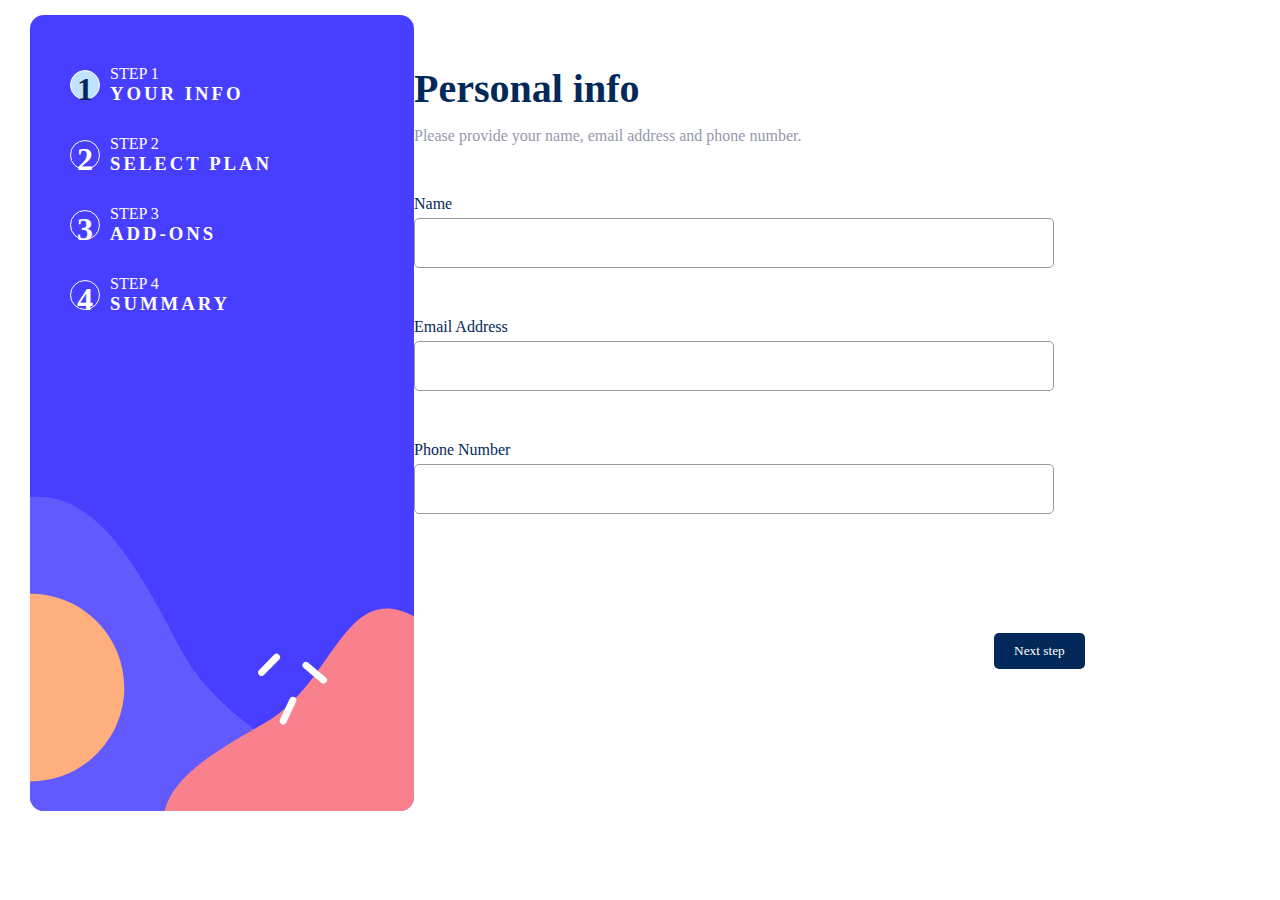
<file: index.html>
<!DOCTYPE html>
<html lang="en">
<head>
    <meta charset="UTF-8">
    <meta http-equiv="X-UA-Compatible" content="IE=edge">
    <meta name="viewport" content="width=device-width, initial-scale=1.0">
    <link rel="stylesheet" href="style.css">
    <script src="script.js" defer></script>
    <title>Document</title>
</head>
<body>
    <section class="sidebar">
        <div class="sidebar-container">

            <a href="index.html">
                <div class="number-one">
                    <div class="number">
                        <h1 class="numbering uno">1</h1>
                    </div>
                    <div class="info">
                        <p class="sidebar-heading">Step 1</p>
                        <h3 class="step">Your info</h3>
                    </div>
                </div>
            </a>
    
            <a href="plan.html">
                <div class="number-one">
                    <div class="number">
                        <h1 class="numbering">2</h1>
                    </div>
                    <div class="info">
                        <p class="sidebar-heading">Step 2</p>
                        <h3 class="step">Select plan</h3>
                    </div>
                </div>
            </a>
    
            <a href="addons.html">
                <div class="number-one">
                    <div class="number">
                        <h1 class="numbering">3</h1>
                    </div>
                    <div class="info">
                        <p class="sidebar-heading">Step 3</p>
                        <h3 class="step">Add-ons</h3>
                    </div>
                </div>
            </a>
    
            <a href="summary.html">
                <div class="number-one">
                    <div class="number">
                        <h1 class="numbering">4</h1>
                    </div>
                    <div class="info">
                        <p class="sidebar-heading">Step 4</p>
                        <h3 class="step">Summary</h3>
                    </div>
                </div>
            </a>
        </div>
    </section>

    <section class="content">
        <div>
            <form action="">
                <h1 class="heading">Personal info</h1>
                <p class="paragraph">Please provide your name, email address and phone number.</p>
                <label for="name">Name</label><br>
                <input type="text" id="name" name="your-name" required><br>

                <label for="email">Email Address</label><br>
                <input type="text" id="email" name="email-address" required><br>

                <label for="number">Phone Number</label><br>
                <input type="text" id="number" name="phone-number" required><br>

                <button type="submit" class="bt-1"><a href="plan.html">Next step</a></button>
            </form>
        </div>
    </section>

</body>
</html>
</file>
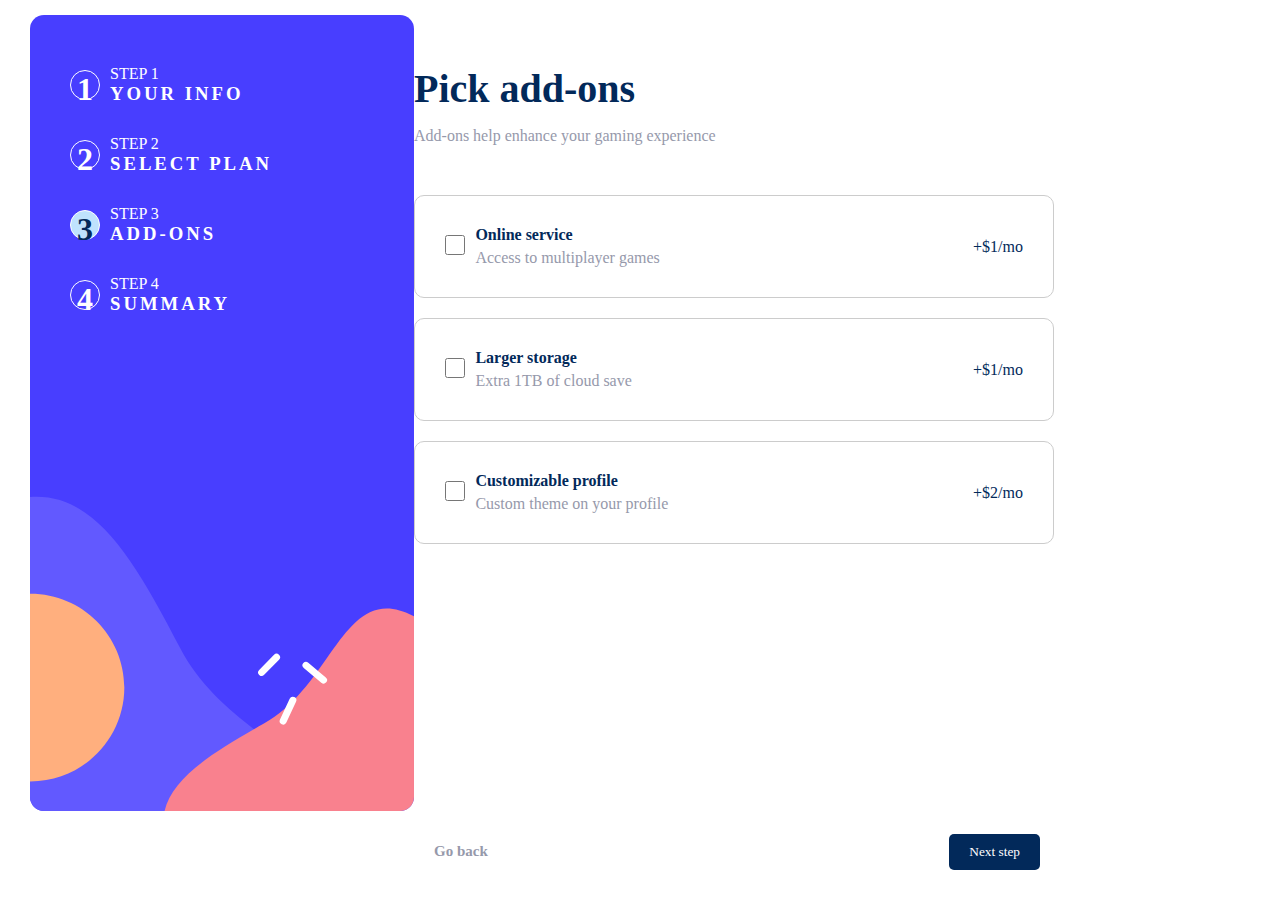
<file: addons.html>
<!DOCTYPE html>
<html lang="en">
<head>
    <meta charset="UTF-8">
    <meta http-equiv="X-UA-Compatible" content="IE=edge">
    <meta name="viewport" content="width=device-width, initial-scale=1.0">
    <link rel="stylesheet" href="addons.css">
    <script src="addons.js" defer></script>
    <title>Document</title>
</head>
<body>
    <section class="main-section">
        <section class="sidebar">
            <div class="sidebar-container">
                <a href="index.html">
                    <div class="number-one">
                        <div class="number">
                            <h1 class="numbering">1</h1>
                        </div>
                        <div class="info">
                            <p class="sidebar-heading">Step 1</p>
                            <h3 class="step">Your info</h3>
                        </div>
                    </div>
                </a>
        
                <a href="plan.html">
                    <div class="number-one">
                        <div class="number">
                            <h1 class="numbering">2</h1>
                        </div>
                        <div class="info">
                            <p class="sidebar-heading">Step 2</p>
                            <h3 class="step">Select plan</h3>
                        </div>
                    </div>
                </a>
        
                <a href="addons.html">
                    <div class="number-one">
                        <div class="number">
                            <h1 class="numbering uno">3</h1>
                        </div>
                        <div class="info">
                            <p class="sidebar-heading">Step 3</p>
                            <h3 class="step">Add-ons</h3>
                        </div>
                    </div>
                </a>
        
                <a href="summary.html">
                    <div class="number-one">
                        <div class="number">
                            <h1 class="numbering">4</h1>
                        </div>
                        <div class="info">
                            <p class="sidebar-heading">Step 4</p>
                            <h3 class="step">Summary</h3>
                        </div>
                    </div>
                </a>
            </div>
        </section>
    
        <section class="content">
            <div>
                <h1 class="heading">Pick add-ons</h1>
                <p class="paragraph">Add-ons help enhance your gaming experience</p>

                <div class="cards">
                    <div class="card">
                        <div>
                            <input type="checkbox">
                        </div>
                    
                        <div>
                            <p class="card-header">Online service</p>
                            <p class="description">Access to multiplayer games</p>
                        </div>
        
                        <div>
                            <p class="price">+$1/mo</p>
                        </div>
                    </div>
        
                    <div class="card">
                        <div>
                            <input type="checkbox">
                        </div>
                    
                        <div>
                            <p class="card-header">Larger storage</p>
                            <p class="description">Extra 1TB of cloud save</p>
                        </div>
        
                        <div>
                            <p class="price">+$1/mo</p>
                        </div>
                    </div>

                    <div class="card">
                        <div>
                            <input type="checkbox">
                        </div>
                    
                        <div>
                            <p class="card-header">Customizable profile</p>
                            <p class="description">Custom theme on your profile</p>
                        </div>
        
                        <div>
                            <p class="price">+$2/mo</p>
                        </div>
                    </div>
            </div>
       
            <div class="buttons">
                <button class="back"><a href="plan.html">Go back</a></button>
                <button class="next"><a href="summary.html">Next step</a></button>
            </div>
    
        </section>
    </section>
</body>
</html>
</file>
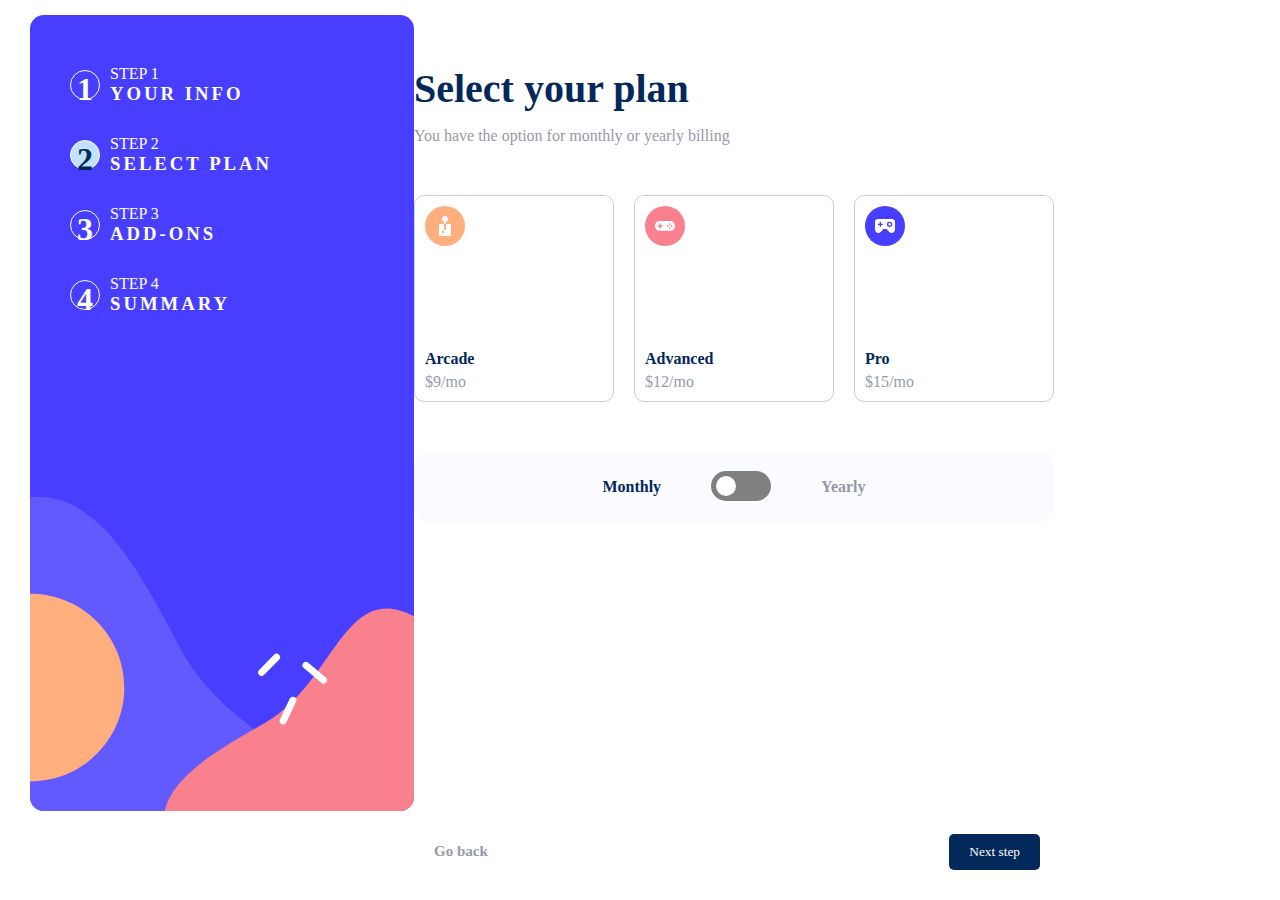
<file: plan.html>
<!DOCTYPE html>
<html lang="en">
<head>
    <meta charset="UTF-8">
    <meta http-equiv="X-UA-Compatible" content="IE=edge">
    <meta name="viewport" content="width=device-width, initial-scale=1.0">
    <link rel="stylesheet" href="plan.css">
    <script src="plan.js" defer></script>
    <title>Document</title>
</head>
<body>
    <section class="main-section">
        <section class="sidebar">
            <div class="sidebar-container">
                <a href="index.html">
                    <div class="number-one">
                        <div class="number">
                            <h1 class="numbering">1</h1>
                        </div>
                        <div class="info">
                            <p class="sidebar-heading">Step 1</p>
                            <h3 class="step">Your info</h3>
                        </div>
                    </div>
                </a>
        
                <div class="number-one">
                    <div class="number">
                        <h1 class="numbering uno">2</h1>
                    </div>
                    <div class="info">
                        <p class="sidebar-heading">Step 2</p>
                        <h3 class="step">Select plan</h3>
                    </div>
                </div>
        
                <a href="addons.html">
                    <div class="number-one">
                        <div class="number">
                            <h1 class="numbering">3</h1>
                        </div>
                        <div class="info">
                            <p class="sidebar-heading">Step 3</p>
                            <h3 class="step">Add-ons</h3>
                        </div>
                    </div>
                </a>
        
                <div class="number-one">
                    <div class="number">
                        <h1 class="numbering">4</h1>
                    </div>
                    <div class="info">
                        <p class="sidebar-heading">Step 4</p>
                        <h3 class="step">Summary</h3>
                    </div>
                </div>
            </div>
        </section>
    
        <section class="content">
            <div>
                <h1 class="heading">Select your plan</h1>
                <p class="paragraph">You have the option for monthly or yearly billing</p>
    
                <div class="cards">
                    <div class="card">
                        <div class="icon">
                            <img src="./assets/images/icon-arcade.svg" alt="">
                        </div>
    
                        <div class="plan-and-pricing">
                            <p class="plan">Arcade</p>
                            <p class="price">$9/mo</p>
                        </div>
                    </div>
    
                    <div class="card">
                        <div class="icon">
                            <img src="./assets/images/icon-advanced.svg" alt="">
                        </div>
                    
                        <div class="plan-and-pricing">
                            <p class="plan">Advanced</p>
                            <p class="price">$12/mo</p>
                        </div>
                    </div>
    
                    <div class="card">
                        <div class="icon">
                            <img src="./assets/images/icon-pro.svg" alt="">
                        </div>
                    
                        <div class="plan-and-pricing">
                            <p class="plan">Pro</p>
                            <p class="price">$15/mo</p>
                        </div>
                    </div>
                </div>

                <div class="billing">
                    <div>
                        <p class="monthly">Monthly</p>
                    </div>
        
                    <div class="toggle-switch">
                        <input type="checkbox" id="switch">
                        <label class="label" for="switch">Toggle</label>
                    </div>
        
                    <div>
                        <p class="yearly">Yearly</p>
                    </div>
                </div>

            </div>

            <div class="bill">        
                <div class="buttons">
                    <button class="back"><a href="index.html">Go back</a></button>
                    <button class="next"><a href="addons.html">Next step</a></button>
                </div>
            </div>
    
        </section>
    </section>
</body>
</html>
</file>
<file: style.css>
@import url("./assets/fonts/Ubuntu-Regular.ttf");

*{
    margin: 0;
    padding: 0;
    box-sizing: border-box;
    font-family: Ubuntu;
}

body{
    display: flex;
    margin: 15px 30px;
}

.sidebar{
    background-image: url("./assets/images/bg-sidebar-desktop.svg");
    width: 30vw;
    height: 95vh;
    background-size: contain;
    background-repeat: no-repeat;
    text-transform: uppercase;
}

a{
    text-decoration: none;
    color: #fff;
}

.sidebar-container{
    margin: 50px 40px;
}

.number-one{
    display: flex;
    gap: 10px;
    align-items: center;
    margin-bottom: 30px;
    color: #fff;
}

.numbering{
    border: 1px solid #fff;
    width: 30px;
    height: 30px;
    border-radius: 50%;
    display: grid;
    place-items: center;
 }

 .step{
    letter-spacing: 3px;
 }

.uno{
    background-color: hsl(206, 94%, 87%);
    color: hsl(213, 96%, 18%);
}

.heading{
    margin: 50px 0 15px 0;
    font-size: 40px;
    color: hsl(213, 96%, 18%);
}

.paragraph{
    margin-bottom: 50px;
    color: hsl(231, 11%, 63%);
}

label{
    color: hsl(213, 96%, 18%);
}

input{
    width: 50vw;
    height: 50px;
    margin: 5px 0 50px 0;
    outline: none;
    border: 1px solid #000;
    border-radius: 5px;
    opacity: 40%;
}

button{
    position: relative;
    top: 69px;
    left: 580px;
    padding: 10px 20px;
    border-radius: 5px;
    cursor: pointer;
    background-color: hsl(213, 96%, 18%);
    color: #fff;
    border: none;
}

/*media queries*/

@media  screen and (max-width: 390px){
    body{
        flex-direction: column;
        margin: 0;
        height: 100vh;
    }

    .sidebar{
        width: 100%;
        height: 25vh;
        background-size: cover;
        background-repeat: repeat;
        background-position: center;
        display: grid;
        place-items: center;    
    }

    .sidebar-container{
        display: flex;
        width: 50%;
        align-items: center;
        justify-content: space-between;
    }

    .info{
        display: none;
    }

    .content{
        background-color: hsl(217, 100%, 97%);
        height: 65vh;
    }

    form{
        width: 85vw;
        margin: auto;
        background-color: #fff;
        position: relative;
        bottom: 70px;
        padding: 20px;
        border-radius: 10px;  
    }

    .heading{
        margin: 10px 0;
    }

    .paragraph{
        margin-bottom: 20px;
    }

    input{
        margin-bottom: 10px;
    }

    .bt-1{
        top: 260px;
        left: 220px;
    }
}
</file>
<file: addons.css>
@import url("./assets/fonts/Ubuntu-Regular.ttf");

*{
    margin: 0;
    padding: 0;
    box-sizing: border-box;
    font-family: Ubuntu;
}

.main-section{
    display: flex;
    margin: 15px 30px;
}

.sidebar{
    background-image: url("./assets/images/bg-sidebar-desktop.svg");
    width: 30vw;
    height: 95vh;
    background-size: contain;
    background-repeat: no-repeat;
    text-transform: uppercase;
}

a{
    text-decoration: none;
}

.sidebar-container{
    margin: 50px 40px;
}

.number-one{
    display: flex;
    gap: 10px;
    align-items: center;
    margin-bottom: 30px;
    color: #fff;
}

.numbering{
    border: 1px solid #fff;
    width: 30px;
    height: 30px;
    border-radius: 50%;
    display: grid;
    place-items: center;
 }

.heading{
    margin: 50px 0 15px 0;
}

.paragraph{
    margin-bottom: 50px;
    color: hsl(231, 11%, 63%);
}

.step{
    letter-spacing: 3px;
}


.next{
    position: absolute;
    bottom: 30px;
    right: 240px;
    padding: 10px 20px;
    border-radius: 5px;
    cursor: pointer;
}

.uno{
    background-color: hsl(206, 94%, 87%);
    color: hsl(213, 96%, 18%);
}

.heading{
    margin: 50px 0 15px 0;
    font-size: 40px;
    color: hsl(213, 96%, 18%);
}


/*main section styles*/

.cards{
    width: 50vw;
    display: grid;
    grid-template-rows: repeat(3, 1fr);
    gap: 20px;
    margin-bottom: 50px;
}

.card{
    display: grid;
    grid-template-columns: 0.5fr 6fr 3fr;
    border: 1px solid #ccc;
    padding: 30px;
    border-radius: 10px;
    align-items: center;
    cursor: pointer;
}

input{
    cursor: pointer;
    width: 20px;
    height: 20px;
}

.card-header{
    margin-bottom: 5px;
    font-weight: bold;
    color: hsl(213, 96%, 18%);
}

.description{
    color: hsl(231, 11%, 63%);
}

.price{
    display: flex;
    justify-content: end;
    color: hsl(213, 96%, 18%);
}

.back{
    border: none;
    background-color: #fff;
    position: absolute;
    bottom: 30px;
    padding: 10px 20px;
    cursor: pointer;
    font-size: 15px;
    font-weight: bold;
}

.back a{
    color: hsl(231, 11%, 63%);
}

.back a:hover{
    color: hsl(213, 96%, 18%);
}

.next{
    background-color: hsl(213, 96%, 18%);
    border: none;
}

.next a{
    color: #fff;
}

@media screen and (max-width: 390px){
    .main-section{
        flex-direction: column;
        margin: 0;
        height: 90vh;
        background-color: hsl(217, 100%, 97%);
    }

    .sidebar{
        width: 100%;
        height: 25vh;
        background-size: cover;
        background-repeat: repeat;
        background-position: center;
        display: grid;
        place-items: center;    
    }

    .sidebar-container{
        display: flex;
        width: 50%;
        align-items: center;
        justify-content: space-between;
    }

    .info{
        display: none;
    }

    .content{
        width: 85vw;
        margin: auto;
        position: relative;
        bottom: 130px;
        padding: 20px;
        border-radius: 10px;  
        background-color: #fff;
    }

    .cards{
        display: flex;
        flex-direction: column;
        margin: auto;
        width: 90%;
        margin-bottom: 20px;
    }

    .card{
        gap: 10px;
        flex-direction: row;
        padding: 10px;
        grid-template-columns: 0.5fr 7fr 1fr;
    }

    .card-header{
        font-size: 15px;

    }

    .description{
        font-size: 12px;
    }

    .price{
        font-size: 13px;
    }

    .heading{
        margin: 10px 0;
        font-size: 35px;
    }

    .paragraph{
        margin-bottom: 20px;
    }

    .buttons{
        position: relative;
        top: 290px;
    }

    .next{
        position: relative;
        left: 200px;
    }
}
</file>
<file: plan.css>
@import url("./assets/fonts/Ubuntu-Regular.ttf");

*{
    margin: 0;
    padding: 0;
    box-sizing: border-box;
    font-family: Ubuntu;
}

.main-section{
    display: flex;
    margin: 15px 30px;
}

.sidebar{
    background-image: url("./assets/images/bg-sidebar-desktop.svg");
    width: 30vw;
    height: 95vh;
    background-size: contain;
    background-repeat: no-repeat;
    text-transform: uppercase;
}

a{
    text-decoration: none;
}

.sidebar-container{
    margin: 50px 40px;
}

.number-one{
    display: flex;
    gap: 10px;
    align-items: center;
    margin-bottom: 30px;
    color: #fff;
}

.numbering{
    border: 1px solid #fff;
    width: 30px;
    height: 30px;
    border-radius: 50%;
    display: grid;
    place-items: center;
 }

.heading{
    margin: 50px 0 15px 0;
}

.paragraph{
    margin-bottom: 50px;
    color: hsl(231, 11%, 63%);
}

input{
    width: 50vw;
    height: 50px;
    margin: 5px 0 50px 0;
    outline: none;
    border: 1px solid #000;
    border-radius: 5px;
    opacity: 40%;
}

.step{
    letter-spacing: 3px;
}


.next{
    position: absolute;
    bottom: 30px;
    right: 240px;
    padding: 10px 20px;
    border-radius: 5px;
    cursor: pointer;
    background-color: hsl(213, 96%, 18%);
    border: none;
}

.next a{
    color: #fff;
}

.back a{
    color: hsl(231, 11%, 63%);
}

.back a:hover{
    color: hsl(213, 96%, 18%);
}

.uno{
    background-color: hsl(206, 94%, 87%);
    color: hsl(213, 96%, 18%);
}

.heading{
    margin: 50px 0 15px 0;
    font-size: 40px;
    color: hsl(213, 96%, 18%);
}

/*main section styles*/

.cards{
    width: 50vw;
    display: grid;
    grid-template-columns: repeat(3, 1fr);
    gap: 20px;
    margin-bottom: 50px;
}

.card{
    display: flex;
    flex-direction: column;
    gap: 100px;
    border: 1px solid #ccc;
    padding: 10px;
    border-radius: 10px;
    cursor: pointer;
}

.card:hover{
    border: 1px solid hsl(213, 96%, 18%);
}

.plan{
    margin-bottom: 5px;
    color: hsl(213, 96%, 18%);
    font-weight: bold;
}

.price{
    color: hsl(231, 11%, 63%);
}

.billing{
    display: flex;
    width: 50vw;
    height: 70px;
    background-color: hsl(231, 100%, 99%);
    gap: 50px;
    justify-content: center;
    align-items: center;
    border-radius: 15px;
}

input[type="checkbox"]{
    height: 0;
    width: 0;
    visibility: hidden;
}

label{
    cursor: pointer;
    text-indent: -9999px;
    width: 60px;
    height: 30px;
    background: gray;
    display: block;
    border-radius: 100px;
    position: relative;
    bottom: 33px;
}

.toggle-switch label::after{
    content: "";
    position: absolute;
    top: 5px;
    left: 5px;
    width: 20px;
    height: 20px;
    background: #fff;
    border-radius: 90px;
    transition: 0.3s;
}

input:checked + label{
    background: hsl(213, 96%, 18%);
}

input:checked + label::after{
    left: calc(100% - 5px);
    transform: translateX(-100%);
}

.back{
    border: none;
    background-color: #fff;
    position: absolute;
    bottom: 30px;
    padding: 10px 20px;
    cursor: pointer;
    font-size: 15px;
    font-weight: bold;
    color: hsl(231, 11%, 63%);
}

.back:hover{
    color: hsl(213, 96%, 18%);
}

.monthly{
    color: hsl(213, 96%, 18%);
    font-weight: bold;
}

.yearly{
    color: hsl(231, 11%, 63%);
    font-weight: bold;
}

@media  screen and (max-width: 390px){
    body{
        overflow: hidden;
    }
    .main-section{
        flex-direction: column;
        margin: 0;
        background-color: hsl(217, 100%, 97%);
        height: 90vh;
    }

    .sidebar{
        width: 100%;
        height: 25vh;
        background-size: cover;
        background-repeat: repeat;
        background-position: center;
        display: grid;
        place-items: center;    
    }

    .sidebar-container{
        display: flex;
        width: 50%;
        align-items: center;
        justify-content: space-between;
    }

    .info{
        display: none;
    }

    .content{
        width: 85vw;
        margin: auto;
        position: relative;
        bottom: 110px;
        padding: 20px;
        border-radius: 10px;  
        background-color: #fff;
    }

    .cards{
        display: flex;
        flex-direction: column;
        margin: auto;
        width: 90%;
        margin-bottom: 20px;
    }

    .card{
        gap: 10px;
        flex-direction: row;
    }

    .heading{
        margin: 10px 0;
        font-size: 35px;
    }

    .paragraph{
        margin-bottom: 20px;
    }

    .billing{
        width: 90%;
        gap: 20px;
        margin: auto;
        height: 40px;
    }

    .bill{
        position: relative;
        top: 250px;
    }


    .next{
        position: relative;
        left: 200px;
    }
}
</file>
